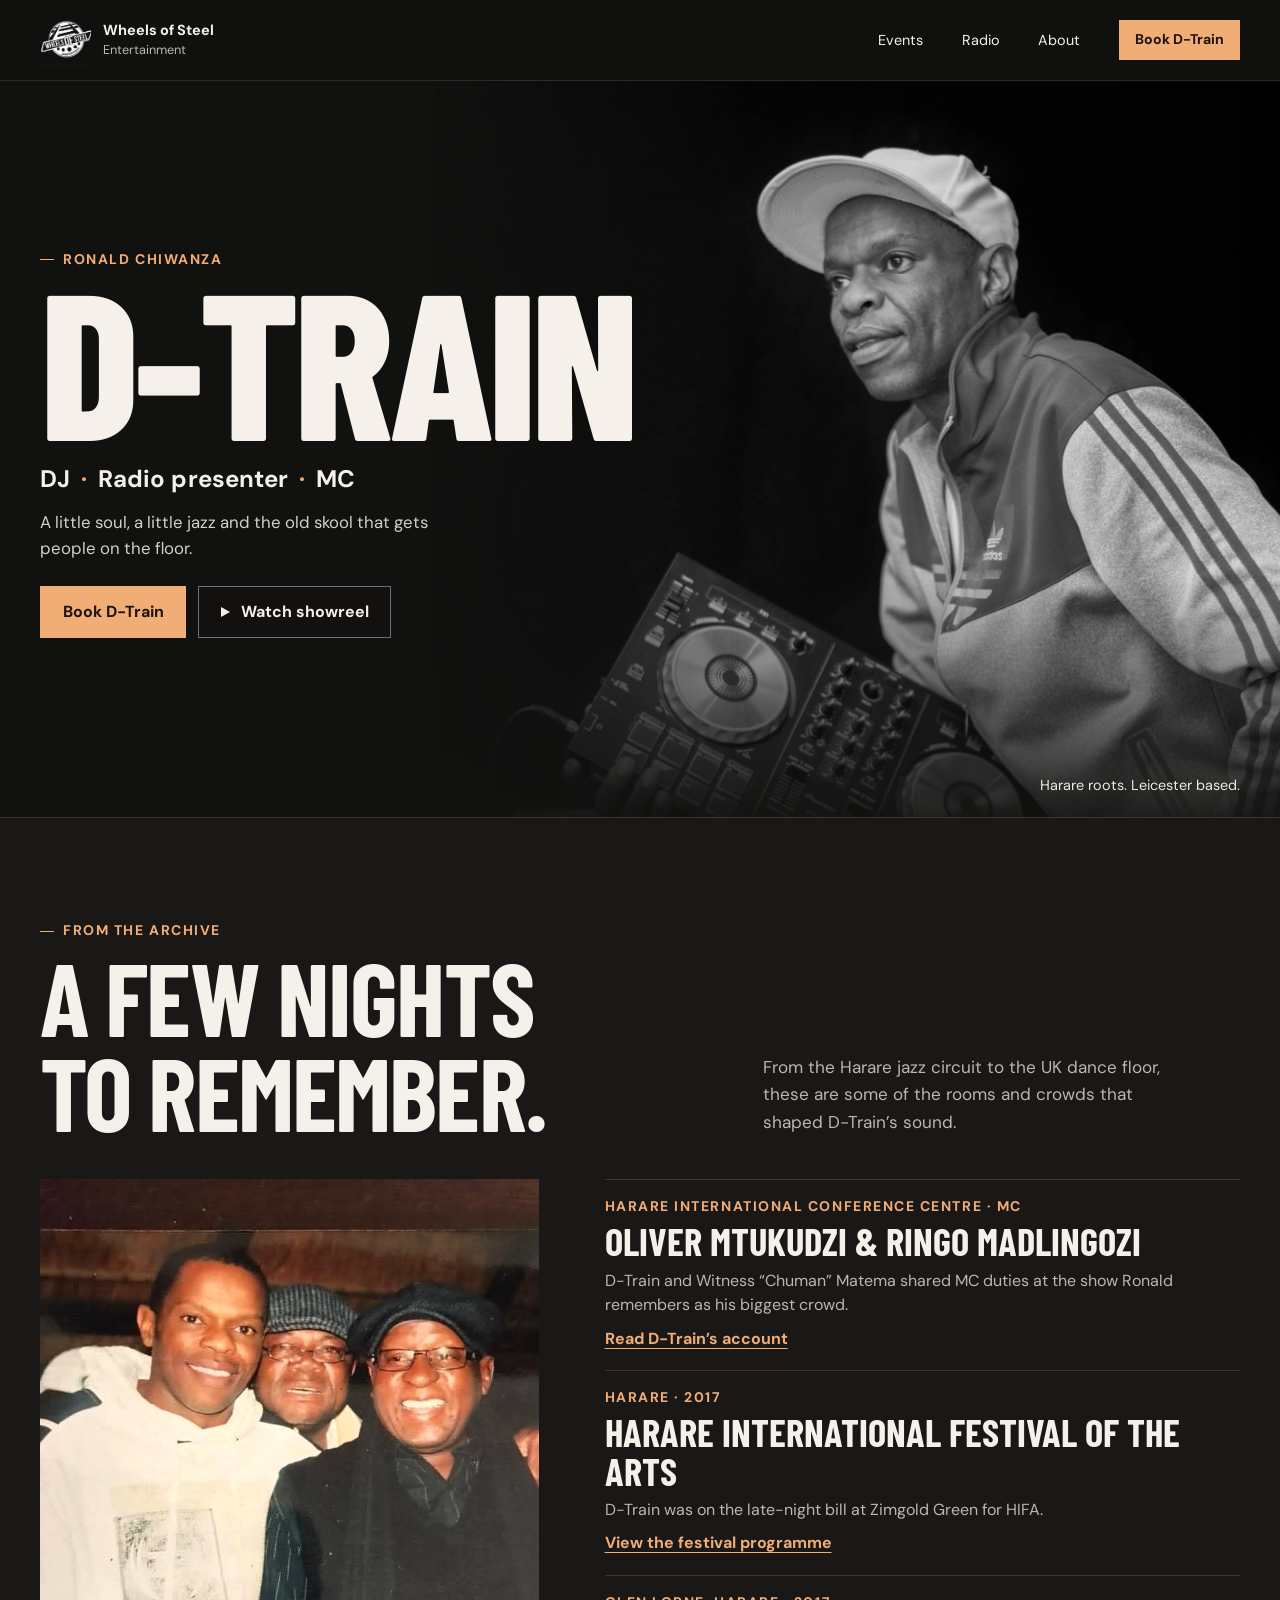
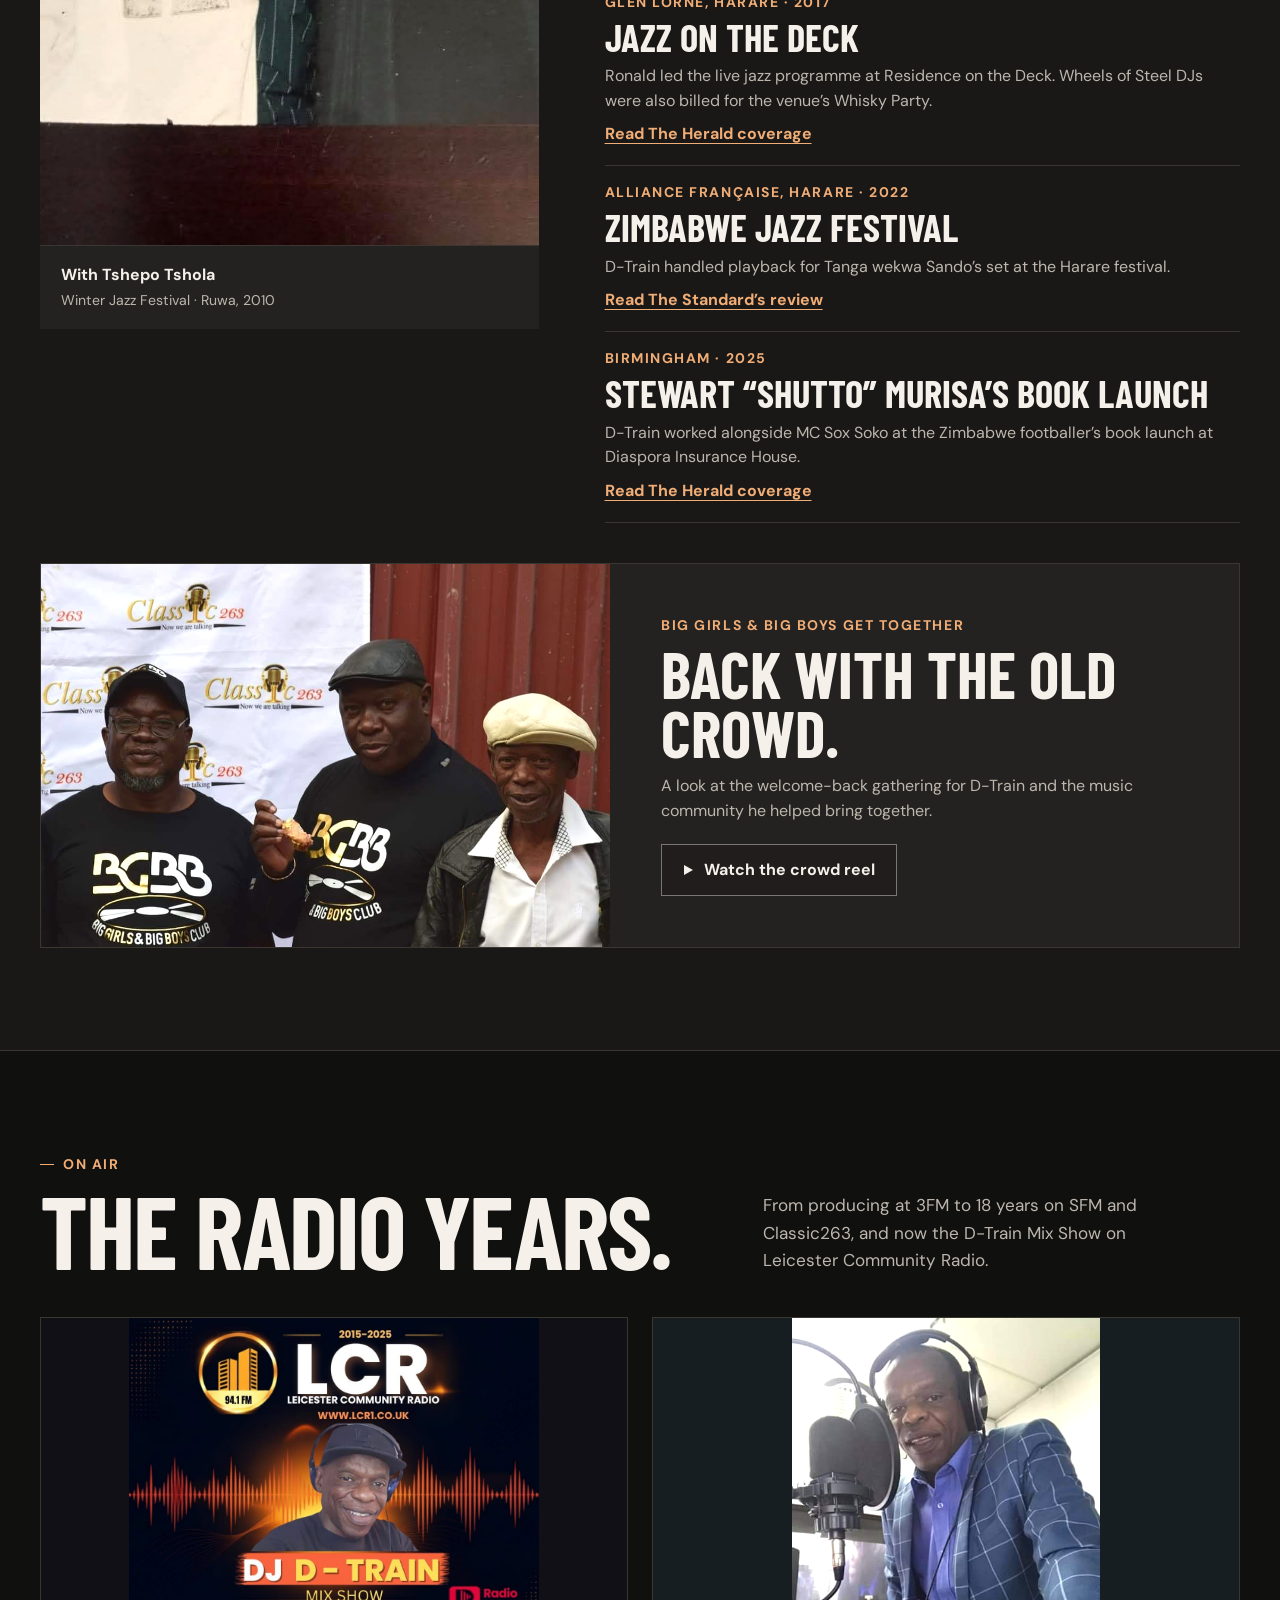
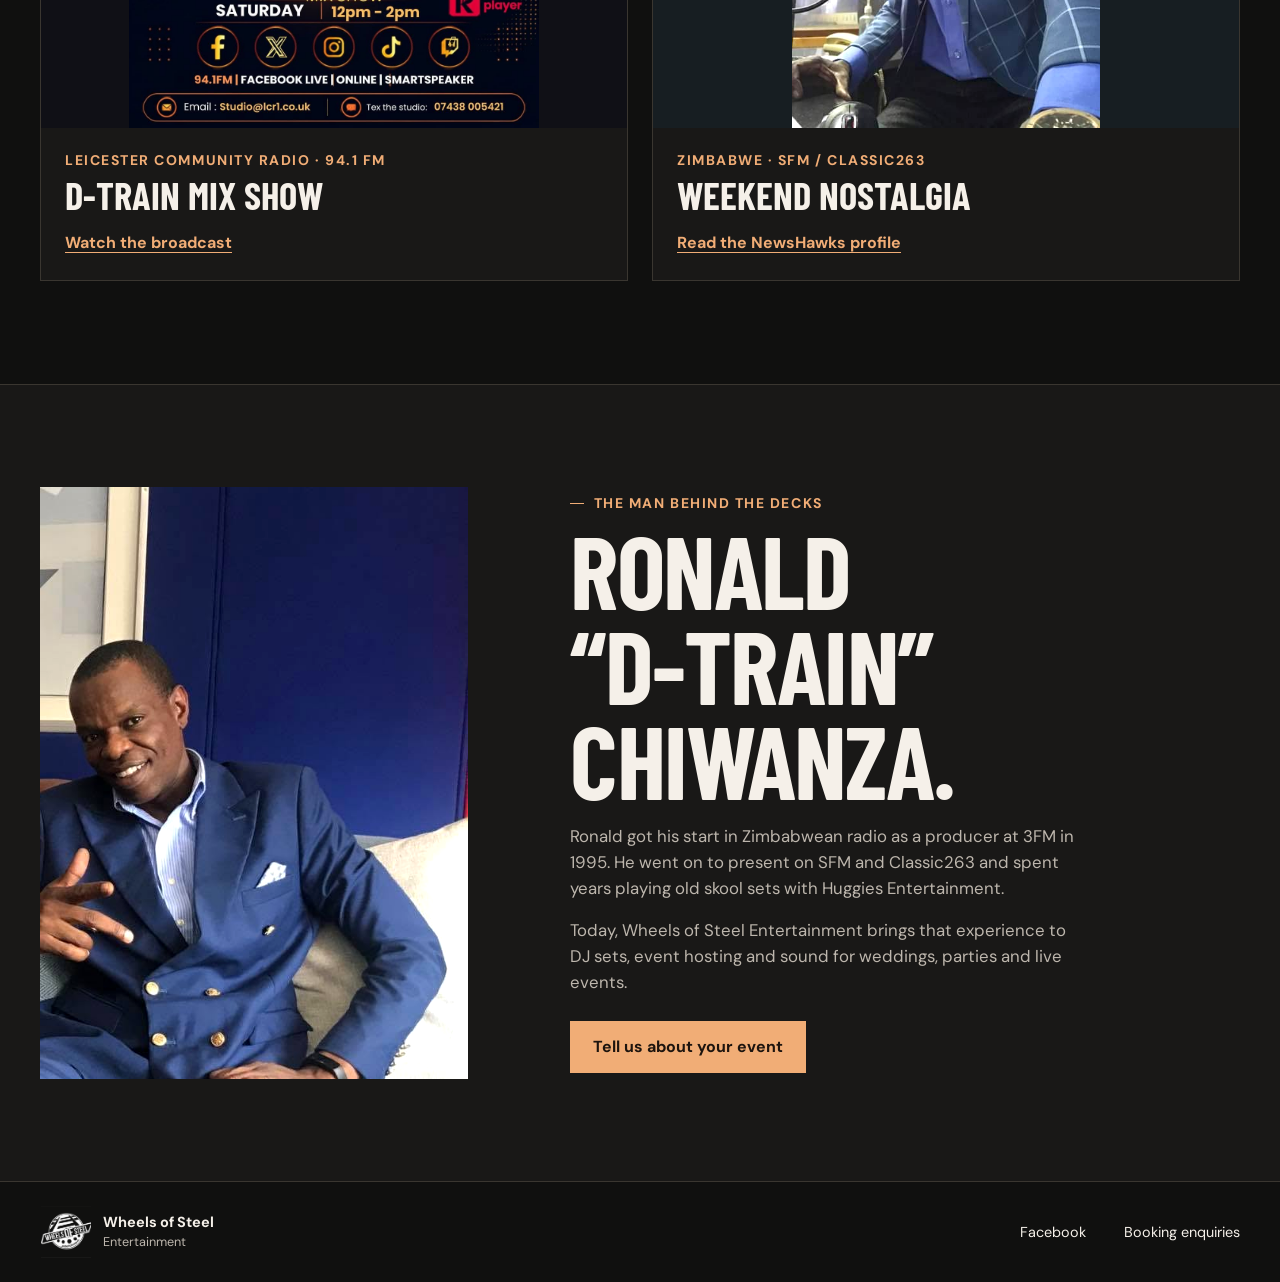
<file: index.html>
<!doctype html>
<html lang="en-GB">
<head>
  <meta charset="utf-8">
  <meta name="viewport" content="width=device-width, initial-scale=1">
  <meta name="theme-color" content="#10100f">
  <meta name="description" content="Book Ronald ‘D-Train’ Chiwanza. Wheels of Steel Entertainment provides DJ sets, event MC services and sound, with roots in Zimbabwean radio and live music.">
  <title>Wheels of Steel Entertainment | D-Train</title>
  <link rel="icon" href="assets/wheels-of-steel.png">
  <link rel="stylesheet" href="assets/site.css">
  <script src="assets/site.js" defer></script>
</head>
<body>
  <a class="skip-link" href="#main">Skip to content</a>

  <dialog class="intro" id="brand-intro" aria-label="Wheels of Steel Entertainment introduction">
    <div class="intro-stage" aria-hidden="true">
      <div class="intro-light"></div>
      <div class="intro-mark">
        <span class="intro-layer intro-chroma intro-red"></span>
        <span class="intro-layer intro-chroma intro-blue"></span>
        <span class="intro-layer intro-face"></span>
      </div>
    </div>
    <button class="intro-skip" type="button" data-close-intro>Skip intro</button>
  </dialog>

  <header class="site-header">
    <div class="shell header-inner">
      <a class="brand" href="./" aria-label="Wheels of Steel Entertainment home">
        <img src="assets/wheels-of-steel.png" width="52" height="52" alt="">
        <span>Wheels of Steel<span>Entertainment</span></span>
      </a>
      <button class="menu-button" type="button" aria-controls="main-nav" aria-expanded="false" hidden>Menu</button>
      <nav id="main-nav" class="main-nav" aria-label="Main navigation">
        <a href="#events">Events</a>
        <a href="#radio">Radio</a>
        <a href="#about">About</a>
        <a class="button button-small" href="enquiry/">Book D-Train</a>
      </nav>
    </div>
  </header>

  <main id="main">
    <section class="hero" aria-labelledby="hero-title">
      <div class="hero-media">
        <img class="hero-photo" src="assets/hero.jpg" width="1756" height="2199" fetchpriority="high" alt="D-Train in a cap and track jacket holding a DJ controller">
      </div>
      <div class="shell hero-layout">
        <div class="hero-content">
          <p class="eyebrow"><span></span> Ronald Chiwanza</p>
          <h1 id="hero-title">D-TRAIN</h1>
          <p class="hero-role">DJ <span>·</span> Radio presenter <span>·</span> MC</p>
          <p class="hero-copy">A little soul, a little jazz and the old skool that gets people on the floor.</p>
          <div class="actions">
            <a class="button" href="enquiry/">Book D-Train</a>
            <a class="button button-outline reel-link" data-video="showreel" href="assets/wheels-of-steel-showreel.mp4"><span class="play-icon" aria-hidden="true"></span> Watch showreel</a>
          </div>
        </div>
        <p class="hero-location">Harare roots. Leicester based.</p>
      </div>
    </section>

    <section class="section events" id="events" aria-labelledby="events-title">
      <div class="shell">
        <div class="section-top">
          <div>
            <p class="eyebrow"><span></span> From the archive</p>
            <h2 id="events-title">A few nights<br>to remember.</h2>
          </div>
          <p>From the Harare jazz circuit to the UK dance floor, these are some of the rooms and crowds that shaped D-Train’s sound.</p>
        </div>
        <div class="events-layout">
          <figure class="archive-photo">
            <img class="graded-photo" src="assets/winter-jazz.jpg" width="720" height="960" loading="lazy" alt="D-Train and Tshepo Tshola with a third person at Road House in Ruwa">
            <figcaption><strong>With Tshepo Tshola</strong><span>Winter Jazz Festival · Ruwa, 2010</span></figcaption>
          </figure>
          <div class="event-list">
            <article class="event">
              <p class="event-meta">Harare International Conference Centre · MC</p>
              <h3>Oliver Mtukudzi &amp; Ringo Madlingozi</h3>
              <p>D-Train and Witness “Chuman” Matema shared MC duties at the show Ronald remembers as his biggest crowd.</p>
              <a class="text-link" href="https://www.facebook.com/photo/?fbid=10222716158545409">Read D-Train’s account</a>
            </article>
            <article class="event">
              <p class="event-meta">Harare · 2017</p>
              <h3>Harare International Festival of the Arts</h3>
              <p>D-Train was on the late-night bill at Zimgold Green for HIFA.</p>
              <a class="text-link" href="https://www.pindula.co.zw/images/7/75/2017_HIFA_Programme.pdf">View the festival programme</a>
            </article>
            <article class="event">
              <p class="event-meta">Glen Lorne, Harare · 2017</p>
              <h3>Jazz on the Deck</h3>
              <p>Ronald led the live jazz programme at Residence on the Deck. Wheels of Steel DJs were also billed for the venue’s Whisky Party.</p>
              <a class="text-link" href="https://www.heraldonline.co.zw/jazz-invitation-goes-to-residence-on-the-deck/">Read The Herald coverage</a>
            </article>
            <article class="event">
              <p class="event-meta">Alliance Française, Harare · 2022</p>
              <h3>Zimbabwe Jazz Festival</h3>
              <p>D-Train handled playback for Tanga wekwa Sando’s set at the Harare festival.</p>
              <a class="text-link" href="https://www.newsday.co.zw/thestandard/standard-people/article/200003095/louis-mhlanga-caught-live-in-harare">Read The Standard’s review</a>
            </article>
            <article class="event">
              <p class="event-meta">Birmingham · 2025</p>
              <h3>Stewart “Shutto” Murisa’s book launch</h3>
              <p>D-Train worked alongside MC Sox Soko at the Zimbabwe footballer’s book launch at Diaspora Insurance House.</p>
              <a class="text-link" href="https://www.heraldonline.co.zw/legendary-shutto-unveils-shares-his-untold-story-shutto-breaks-down-during-book-launch/">Read The Herald coverage</a>
            </article>
          </div>
        </div>
        <div class="crowd-feature">
          <img class="graded-photo" src="assets/reunion.jpg" width="1081" height="720" alt="Attendees at a Big Girls and Big Boys reunion in front of a Classic263 backdrop" loading="lazy">
          <div>
            <p class="event-meta">Big Girls &amp; Big Boys Get Together</p>
            <h3>Back with the old crowd.</h3>
            <p>A look at the welcome-back gathering for D-Train and the music community he helped bring together.</p>
            <a class="button button-outline reel-link" data-video="crowd" href="assets/welcome-back.mp4"><span class="play-icon" aria-hidden="true"></span> Watch the crowd reel</a>
          </div>
        </div>
      </div>
    </section>

    <section class="section radio" id="radio" aria-labelledby="radio-title">
      <div class="shell">
        <div class="section-top">
          <div>
            <p class="eyebrow"><span></span> On air</p>
            <h2 id="radio-title">The radio years.</h2>
          </div>
          <p>From producing at 3FM to 18 years on SFM and Classic263, and now the D-Train Mix Show on Leicester Community Radio.</p>
        </div>
        <div class="radio-layout">
          <article class="radio-card">
            <img src="assets/leicester-radio.jpg" width="1080" height="1080" loading="lazy" alt="D-Train in headphones on the Leicester Community Radio Mix Show artwork">
            <div class="radio-card-copy">
              <p class="event-meta">Leicester Community Radio · 94.1 FM</p>
              <h3>D-Train Mix Show</h3>
              <a class="text-link" href="https://www.facebook.com/leiccomradio/videos/1651394653444983/">Watch the broadcast</a>
            </div>
          </article>
          <article class="radio-card studio-card">
            <img class="graded-photo" src="assets/studio-portrait.jpg" width="480" height="640" loading="lazy" alt="D-Train wearing headphones and a checked blue jacket at the radio mic">
            <div class="radio-card-copy">
              <p class="event-meta">Zimbabwe · SFM / Classic263</p>
              <h3>Weekend Nostalgia</h3>
              <a class="text-link" href="https://thenewshawks.com/top-dj-d-train-leaves-radio-after-nearly-two-decades-on-the-airwaves/">Read the NewsHawks profile</a>
            </div>
          </article>
        </div>
      </div>
    </section>

    <section class="section about" id="about" aria-labelledby="about-title">
      <div class="shell about-layout">
        <img class="graded-photo about-photo" src="assets/ronald-portrait.jpg" width="540" height="960" alt="Ronald Chiwanza seated in a blue suit" loading="lazy">
        <div class="about-copy">
          <p class="eyebrow"><span></span> The man behind the decks</p>
          <h2 id="about-title">Ronald<br>“D-Train”<br>Chiwanza.</h2>
          <p>Ronald got his start in Zimbabwean radio as a producer at 3FM in 1995. He went on to present on SFM and Classic263 and spent years playing old skool sets with Huggies Entertainment.</p>
          <p>Today, Wheels of Steel Entertainment brings that experience to DJ sets, event hosting and sound for weddings, parties and live events.</p>
          <a class="button" href="enquiry/">Tell us about your event</a>
        </div>
      </div>
    </section>
  </main>

  <footer class="site-footer">
    <div class="shell footer-inner">
      <a class="brand" href="./" aria-label="Wheels of Steel Entertainment home">
        <img src="assets/wheels-of-steel.png" width="52" height="52" alt="">
        <span>Wheels of Steel<span>Entertainment</span></span>
      </a>
      <nav aria-label="Footer navigation">
        <a href="https://www.facebook.com/profile.php?id=100075962925467">Facebook</a>
        <a href="enquiry/">Booking enquiries</a>
      </nav>
    </div>
  </footer>

  <dialog class="video-dialog" id="video-dialog" aria-labelledby="video-title">
    <div class="video-dialog-header">
      <h2 id="video-title">Showreel</h2>
      <button type="button" class="close-button" data-close-video aria-label="Close video">×</button>
    </div>
    <video controls playsinline preload="metadata"></video>
  </dialog>
</body>
</html>
</file>
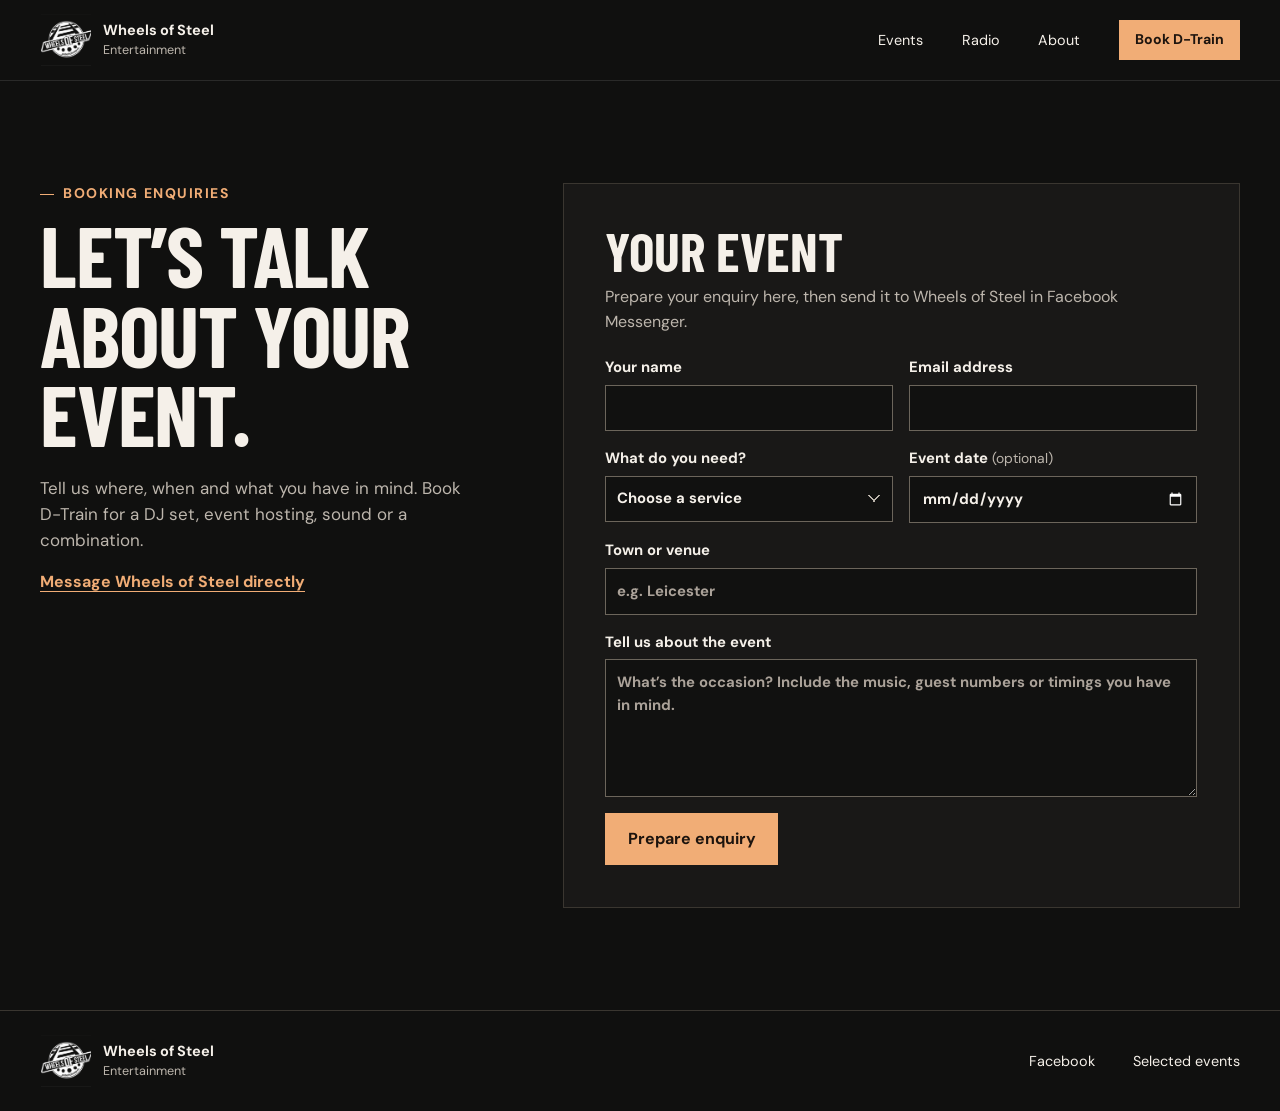
<file: enquiry/index.html>
<!doctype html>
<html lang="en-GB">
<head>
  <meta charset="utf-8">
  <meta name="viewport" content="width=device-width, initial-scale=1">
  <meta name="theme-color" content="#10100f">
  <meta name="description" content="Enquire about D-Train DJ sets, MC services and event sound with Wheels of Steel Entertainment.">
  <title>Booking enquiries | Wheels of Steel Entertainment</title>
  <link rel="icon" href="../assets/wheels-of-steel.png">
  <link rel="stylesheet" href="../assets/site.css">
  <script src="../assets/site.js" defer></script>
</head>
<body class="enquiry-page">
  <a class="skip-link" href="#main">Skip to content</a>
  <header class="site-header">
    <div class="shell header-inner">
      <a class="brand" href="../" aria-label="Wheels of Steel Entertainment home">
        <img src="../assets/wheels-of-steel.png" width="52" height="52" alt="">
        <span>Wheels of Steel<span>Entertainment</span></span>
      </a>
      <button class="menu-button" type="button" aria-controls="main-nav" aria-expanded="false" hidden>Menu</button>
      <nav id="main-nav" class="main-nav" aria-label="Main navigation">
        <a href="../#events">Events</a>
        <a href="../#radio">Radio</a>
        <a href="../#about">About</a>
        <a class="button button-small" href="./" aria-current="page">Book D-Train</a>
      </nav>
    </div>
  </header>

  <main id="main" class="shell enquiry-layout">
    <div class="enquiry-intro">
      <p class="eyebrow"><span></span> Booking enquiries</p>
      <h1>Let’s talk<br>about your<br>event.</h1>
      <p>Tell us where, when and what you have in mind. Book D-Train for a DJ set, event hosting, sound or a combination.</p>
      <a class="text-link" href="https://www.facebook.com/messages/t/100075962925467/" target="_blank" rel="noopener">Message Wheels of Steel directly</a>
    </div>

    <section class="form-panel" aria-labelledby="booking-title">
      <h2 id="booking-title">Your event</h2>
      <p class="form-note">Prepare your enquiry here, then send it to Wheels of Steel in Facebook Messenger.</p>
      <noscript><p>Use the direct message link to send your event details.</p></noscript>
      <form id="enquiry-form" hidden>
        <div class="form-grid">
          <label>Your name <input name="name" autocomplete="name" required maxlength="100"></label>
          <label>Email address <input name="email" type="email" autocomplete="email" required maxlength="160"></label>
          <label>What do you need?
            <select name="service" required>
              <option value="">Choose a service</option>
              <option value="dj">DJ set</option>
              <option value="mc">Event MC</option>
              <option value="sound">Event sound</option>
              <option value="multiple">A combination</option>
              <option value="other">Something else</option>
            </select>
          </label>
          <label>Event date <span class="optional">(optional)</span><input name="date" type="date"></label>
        </div>
        <label>Town or venue <input name="venue" placeholder="e.g. Leicester" required maxlength="160"></label>
        <label>Tell us about the event <textarea name="details" rows="5" placeholder="What’s the occasion? Include the music, guest numbers or timings you have in mind." required maxlength="2500"></textarea></label>
        <button class="button" type="submit">Prepare enquiry</button>
      </form>
      <section class="prepared" id="prepared-enquiry" aria-labelledby="prepared-title" hidden>
        <h3 id="prepared-title" tabindex="-1">Your message is ready</h3>
        <p>Copy the message, then paste and send it in Messenger.</p>
        <label class="visually-hidden" for="message">Prepared enquiry</label>
        <textarea id="message" rows="8" readonly></textarea>
        <div class="actions">
          <button class="button button-outline" type="button" id="copy-message">Copy message</button>
          <a class="button" href="https://www.facebook.com/messages/t/100075962925467/" target="_blank" rel="noopener">Open Messenger</a>
        </div>
        <p class="form-status" id="copy-status" role="status"></p>
      </section>
    </section>
  </main>

  <footer class="site-footer">
    <div class="shell footer-inner">
      <a class="brand" href="../" aria-label="Wheels of Steel Entertainment home">
        <img src="../assets/wheels-of-steel.png" width="52" height="52" alt="">
        <span>Wheels of Steel<span>Entertainment</span></span>
      </a>
      <nav aria-label="Footer navigation">
        <a href="https://www.facebook.com/profile.php?id=100075962925467">Facebook</a>
        <a href="../#events">Selected events</a>
      </nav>
    </div>
  </footer>
</body>
</html>
</file>
<file: assets/site.css>
@font-face { font-family: "Barlow Condensed"; src: url("barlow-condensed-700.ttf") format("truetype"); font-weight: 700; font-style: normal; font-display: swap; }
@font-face { font-family: "Barlow Condensed"; src: url("barlow-condensed-800.ttf") format("truetype"); font-weight: 800; font-style: normal; font-display: swap; }
@font-face { font-family: "DM Sans"; src: url("dm-sans-400.ttf") format("truetype"); font-weight: 400; font-style: normal; font-display: swap; }
@font-face { font-family: "DM Sans"; src: url("dm-sans-700.ttf") format("truetype"); font-weight: 700; font-style: normal; font-display: swap; }

:root {
  color-scheme: dark;
  --black: #10100f;
  --surface: #191817;
  --raised: #242220;
  --paper: #f5f0e9;
  --muted: #bdb6ad;
  --bright-muted: #d5cfc7;
  --gold: #f1ad76;
  --gold-hover: #ffd0a8;
  --line: #3a3630;
  --display: "Barlow Condensed", "Arial Narrow", Impact, sans-serif;
  --body: "DM Sans", system-ui, sans-serif;
}
* { box-sizing: border-box; }
html { scroll-behavior: smooth; scroll-padding-top: 5.5rem; }
body { margin: 0; background: var(--black); color: var(--paper); font: 1rem/1.55 var(--body); }
img, video { display: block; max-width: 100%; }
a { color: inherit; text-underline-offset: .24em; }
button, input, select, textarea { font: inherit; }
button { cursor: pointer; }
button:focus-visible, a:focus-visible, input:focus-visible, select:focus-visible, textarea:focus-visible {
  outline: 2px solid var(--gold-hover); outline-offset: 4px;
}
[hidden] { display: none !important; }
p, h1, h2, h3, figure { margin: 0; }
h1, h2, h3 { line-height: .93; font-weight: 700; }
h1, h2, .event h3, .crowd-feature h3, .radio-card h3 {
  font-family: var(--display); text-transform: uppercase;
}
.shell { width: min(100% - 5rem, 78rem); margin-inline: auto; }
.skip-link {
  position: fixed; inset: .8rem auto auto .8rem; z-index: 20; transform: translateY(-160%);
  background: var(--paper); color: var(--black); padding: .8rem 1rem;
}
.skip-link:focus { transform: none; }
.visually-hidden {
  position: absolute; width: 1px; height: 1px; overflow: hidden;
  clip-path: inset(50%); white-space: nowrap;
}

.site-header { position: sticky; top: 0; z-index: 5; border-bottom: 1px solid #ffffff1c; background: #111110f7; }
.header-inner, .footer-inner { display: flex; align-items: center; justify-content: space-between; gap: 1.5rem; }
.header-inner { min-height: 5rem; }
.brand { display: inline-flex; align-items: center; gap: .7rem; flex: none; font-size: .91rem; font-weight: 700; line-height: 1.15; text-decoration: none; }
.brand img { width: 3.25rem; height: 3.25rem; object-fit: contain; mix-blend-mode: screen; }
.brand span span { display: block; margin-top: .18rem; color: var(--muted); font-size: .79rem; font-weight: 500; }
.main-nav, .footer-inner nav { display: flex; align-items: center; gap: clamp(1rem, 3vw, 2.8rem); }
.main-nav > a:not(.button), .footer-inner nav a { font-size: .9rem; text-decoration: none; }
.main-nav > a:not(.button):hover, .footer-inner nav a:hover { color: var(--gold); }
.button {
  display: inline-flex; align-items: center; justify-content: center; gap: .68rem; min-height: 3.25rem; padding: .75rem 1.35rem;
  border: 1px solid var(--gold); color: #1d140e; background: var(--gold); font-weight: 700; line-height: 1.35; text-decoration: none;
  transition: background .2s ease, border-color .2s ease, color .2s ease;
}
.button:hover { background: var(--gold-hover); border-color: var(--gold-hover); }
.button-small { min-height: 2.55rem; padding: .5rem .95rem; font-size: .88rem; }
.button-outline { border-color: #ffffff65; background: #14131242; color: var(--paper); }
.button-outline:hover { color: var(--paper); background: #292521; border-color: var(--paper); }
.actions { display: flex; gap: .75rem; align-items: center; flex-wrap: wrap; }
.play-icon { width: 0; height: 0; border-block: .34rem solid transparent; border-left: .58rem solid currentColor; }
.menu-button { display: none; color: var(--paper); background: transparent; border: 1px solid var(--line); min-height: 2.75rem; padding: .45rem .75rem; }

.hero {
  position: relative; isolation: isolate; overflow: hidden;
  min-height: min(46rem, calc(100svh - 5rem)); background: #111110;
}
.hero-media { position: absolute; inset: 0 0 0 34%; z-index: -2; background: #1d1c1a; }
.hero-photo { width: 100%; height: 100%; object-fit: cover; object-position: center 10%; filter: contrast(1.035) brightness(1.035); }
.hero::after {
  content: ""; position: absolute; z-index: -1; inset: 0;
  background: linear-gradient(90deg, #111110 3%, #111110 25%, #111110db 36%, #11111040 57%, #11111012 100%),
    linear-gradient(0deg, #111110ed, transparent 33%);
}
.hero-layout { min-height: inherit; display: grid; align-items: center; position: relative; padding-block: 4.8rem 5.5rem; }
.hero-content { max-width: 44rem; }
.eyebrow, .event-meta {
  display: flex; align-items: center; gap: .6rem; color: var(--gold);
  text-transform: uppercase; letter-spacing: .11em; font-size: .875rem; font-weight: 700;
}
.eyebrow > span { flex: 0 0 .85rem; height: 1px; background: currentColor; }
.hero h1 { font-size: clamp(7.2rem, 16.2vw, 15rem); font-weight: 800; letter-spacing: -.027em; line-height: .78; margin: .48rem 0 1.25rem; }
.hero-role { font-size: clamp(1.08rem, 2vw, 1.5rem); font-weight: 700; letter-spacing: .005em; }
.hero-role span { color: var(--gold); padding-inline: .19em; }
.hero-copy { margin-block: .75rem 1.55rem; max-width: 25rem; color: var(--bright-muted); font-size: 1.05rem; }
.hero-location { position: absolute; bottom: 1.3rem; right: 0; font-size: .9rem; color: #eee9e2; }
.graded-photo { filter: saturate(1.025) contrast(1.035) brightness(1.035); }

.section { padding-block: clamp(4rem, 8vw, 7rem); border-top: 1px solid var(--line); }
.section-top { display: grid; grid-template-columns: 1.45fr 1fr; gap: 2rem; align-items: end; margin-bottom: 2.5rem; }
.section h2 { font-size: clamp(3.9rem, 8vw, 7.4rem); letter-spacing: -.018em; margin-top: .42rem; }
.section-top > p { max-width: 27rem; color: var(--muted); font-size: 1.07rem; line-height: 1.6; padding-bottom: .2rem; }
.events { background: var(--surface); }
.events-layout { display: grid; grid-template-columns: .88fr 1.12fr; gap: clamp(1.5rem, 5.1vw, 5.5rem); align-items: start; }
.archive-photo { position: relative; isolation: isolate; background: var(--raised); overflow: hidden; }
.archive-photo img { width: 100%; height: auto; }
.archive-photo figcaption { display: grid; gap: .16rem; padding: 1.05rem 1.3rem; border-top: 1px solid var(--line); }
.archive-photo figcaption span { color: var(--muted); font-size: .88rem; }
.event { padding-block: 1rem 1.15rem; border-top: 1px solid var(--line); }
.event:last-child { border-bottom: 1px solid var(--line); }
.event h3, .radio-card h3 { font-size: clamp(1.95rem, 3vw, 3rem); line-height: 1; margin: .28rem 0 .48rem; }
.event > p:not(.event-meta), .crowd-feature p:not(.event-meta), .about-copy > p:not(.eyebrow) { color: var(--muted); }
.event .text-link, .radio-card .text-link { margin-top: .55rem; }
.text-link { display: inline-block; color: var(--gold); font-weight: 700; text-decoration-thickness: 1px; }
.text-link:hover { color: var(--gold-hover); }
.crowd-feature {
  margin-top: 2.5rem; display: grid; grid-template-columns: .95fr 1.05fr; align-items: center;
  background: var(--raised); border: 1px solid var(--line);
}
.crowd-feature img { height: 100%; min-height: 16rem; width: 100%; object-fit: cover; }
.crowd-feature > div { padding: clamp(1.3rem, 4vw, 3.7rem); }
.crowd-feature h3 { font-size: clamp(2.5rem, 5vw, 4.25rem); margin: .42rem 0 .72rem; }
.crowd-feature .button { margin-top: 1.25rem; }

.radio-layout { display: grid; grid-template-columns: 1fr 1fr; gap: 1.5rem; }
.radio-card { background: var(--surface); border: 1px solid var(--line); min-width: 0; }
.radio-card img { height: clamp(13rem, 32vw, 28rem); width: 100%; object-fit: contain; background: #101016; }
.studio-card img { object-fit: contain; background: #1a2024; }
.radio-card-copy { padding: 1.35rem 1.5rem 1.55rem; }
.about { background: var(--surface); }
.about-layout { display: grid; grid-template-columns: minmax(0, .78fr) minmax(0, 1.22fr); gap: clamp(2rem, 8vw, 8rem); align-items: center; }
.about-photo { width: 100%; max-height: 37rem; height: auto; object-fit: cover; object-position: 50% 64%; }
.about-copy > p:not(.eyebrow) { max-width: 32rem; margin: 1rem 0 0; font-size: 1.05rem; }
.about-copy .button { margin-top: 1.6rem; }
.site-footer { border-top: 1px solid var(--line); padding-block: 1.5rem; }

.intro {
  position: fixed; width: 100%; height: 100%; max-width: none; max-height: none; margin: 0;
  padding: 0; border: 0; background: #050505; color: var(--paper); overflow: hidden; inset: 0;
}
.intro[open] { animation: intro-out .45s ease 2.19s forwards; }
.intro::backdrop { background: #050505; }
.intro[open]::backdrop { animation: intro-out .45s ease 2.19s forwards; }
.intro-stage { height: 100%; display: grid; place-items: center; position: relative; perspective: 74rem; }
.intro-mark { position: relative; isolation: isolate; width: clamp(12rem, 32vw, 25rem); aspect-ratio: 1; mix-blend-mode: screen; }
.intro[open] .intro-mark { animation: brand-arrive 2.3s cubic-bezier(.18,.82,.26,1) both; }
.intro-layer {
  position: absolute; inset: 0; background: #fff;
  mask: url("wheels-of-steel.png") center / contain no-repeat;
  mask-mode: luminance;
  clip-path: inset(2% 0 2%);
}
.intro-chroma { opacity: 0; mix-blend-mode: screen; }
.intro-red { background: #f67c43; }
.intro-blue { background: #55c9ff; }
.intro[open] .intro-red { animation: red-separate 1.38s .12s both; }
.intro[open] .intro-blue { animation: blue-separate 1.38s .12s both; }
.intro[open] .intro-face { animation: brand-focus 1.65s both; }
.intro-light { position: absolute; inset: 0; background: radial-gradient(ellipse at center, #f5cc8d48, #38666824 19%, transparent 43%); opacity: 0; mix-blend-mode: screen; }
.intro[open] .intro-light { animation: light-sweep 1.65s .08s both; }
.intro-skip { position: absolute; right: 1.4rem; bottom: 1.4rem; color: var(--paper); background: #111; border: 1px solid #908c85; padding: .55rem .85rem; }
@keyframes brand-arrive { 0% { opacity: 0; transform: rotateY(-60deg) scale(.55); } 18% { opacity: .86; } 58% { transform: rotateY(3deg) scale(1.015); } 100% { opacity: 1; transform: rotateY(0) scale(1); } }
@keyframes brand-focus { 0% { filter: blur(12px) brightness(3.2); } 30% { filter: blur(3px) brightness(1.45); } 100% { filter: none; } }
@keyframes red-separate { 0%, 100% { opacity: 0; transform: translateX(0); } 24% { opacity: .7; transform: translateX(-1.4rem); } }
@keyframes blue-separate { 0%, 100% { opacity: 0; transform: translateX(0); } 24% { opacity: .7; transform: translateX(1.5rem); } }
@keyframes light-sweep { 0%, 100% { opacity: 0; } 39% { opacity: .7; } }
@keyframes intro-out { to { opacity: 0; } }

.video-dialog { width: min(94vw, 58rem); max-height: calc(100svh - 2rem); padding: 0; color: var(--paper); background: #100f0e; border: 1px solid #5e544a; }
.video-dialog::backdrop { background-color: #000d; }
.video-dialog-header { display: flex; align-items: center; justify-content: space-between; gap: 1rem; padding: .55rem 1rem; border-bottom: 1px solid var(--line); }
.video-dialog h2 { font: 700 1.1rem/1.25 var(--body); text-transform: none; }
.close-button { font-size: 1.8rem; line-height: 1; min-width: 2.7rem; min-height: 2.7rem; color: var(--paper); border: 0; background: transparent; }
.video-dialog video { width: 100%; height: min(70svh, 40rem); background: #000; object-fit: contain; filter: contrast(1.025) saturate(1.025) brightness(1.025); }

.enquiry-layout { display: grid; grid-template-columns: .78fr 1.22fr; gap: clamp(2rem, 7vw, 7rem); padding-block: clamp(3rem, 8vw, 7rem); align-items: start; }
.enquiry-intro h1 { font-size: clamp(3.9rem, 6.7vw, 7.4rem); letter-spacing: -.014em; margin: .55rem 0 1.35rem; }
.enquiry-intro > p:not(.eyebrow) { color: var(--muted); max-width: 29rem; margin-bottom: 1rem; font-size: 1.06rem; }
.form-panel { padding: clamp(1.2rem, 3.4vw, 2.6rem); background: var(--surface); border: 1px solid var(--line); }
.form-panel h2 { font-size: clamp(2.35rem, 4.2vw, 3.6rem); margin-bottom: .55rem; }
.form-note, .prepared > p { color: var(--muted); margin-bottom: 1.35rem; }
.form-grid { display: grid; grid-template-columns: repeat(2, minmax(0, 1fr)); column-gap: 1rem; }
.form-panel label { display: block; min-width: 0; font-size: .93rem; font-weight: 700; margin-bottom: 1rem; }
.optional { color: var(--muted); font-weight: 400; font-size: .87rem; }
.form-panel input, .form-panel select, .form-panel textarea {
  display: block; min-width: 0; width: 100%; margin-top: .35rem; padding: .65rem .7rem;
  border: 1px solid #6c655b; border-radius: 0; background: #111110; color: var(--paper); min-height: 2.9rem;
}
.form-panel select { appearance: none; padding-right: 2rem; background: linear-gradient(45deg, transparent 48%, var(--muted) 49% 61%, transparent 62%) calc(100% - 1.06rem) center/.46rem .46rem no-repeat, linear-gradient(-45deg, transparent 48%, var(--muted) 49% 61%, transparent 62%) calc(100% - .76rem) center/.46rem .46rem no-repeat, #111110; }
.form-panel textarea { resize: vertical; }
.form-panel textarea::placeholder, .form-panel input::placeholder { color: #aba299; opacity: 1; }
.prepared { border-top: 1px solid var(--line); margin-top: 1.45rem; padding-top: 1.2rem; }
.prepared h3 { font-size: 1.17rem; margin-bottom: .46rem; }
.prepared .actions { margin-top: .9rem; }
.prepared .form-status { margin: .5rem 0 0; color: var(--gold); }
.form-status:empty { display: none; }

@media (max-width: 58rem) {
  .shell { width: calc(100% - 3rem); }
  .hero { min-height: min(39rem, calc(100svh - 5rem)); }
  .hero-media { inset-inline-start: 29%; }
  .hero h1 { font-size: clamp(7rem, 17vw, 11rem); }
}
@media (max-width: 52rem) {
  .enquiry-layout { grid-template-columns: 1fr; gap: 1.7rem; }
}
@media (max-width: 42rem) {
  html { scroll-padding-top: 5rem; }
  .shell { width: calc(100% - 2rem); }
  .header-inner { min-height: 4.35rem; flex-wrap: wrap; gap: .35rem; }
  .brand img { width: 2.9rem; height: 2.9rem; }
  .menu-button:not([hidden]) { display: inline-flex; align-items: center; }
  .menu-button:not([hidden])[aria-expanded="false"] + .main-nav { display: none; }
  .main-nav { justify-content: flex-start; flex-wrap: wrap; width: 100%; padding: .2rem 0 .9rem; gap: .35rem 1rem; }
  .main-nav > a { display: inline-flex; align-items: center; min-height: 2.75rem; }
  .hero { min-height: 40rem; min-height: min(45rem, max(40rem, calc(100svh - 4.35rem))); }
  .hero-media { inset: 0 0 10%; }
  .hero-photo { object-position: center 24%; }
  .hero::after { background: linear-gradient(0deg, #111110 5%, #111110ef 27%, #1111108a 48%, #11111012 70%); }
  .hero-layout { align-items: end; padding-block: 13rem 4.1rem; }
  .hero h1 { font-size: clamp(5.6rem, 23vw, 8.3rem); margin-bottom: 1.05rem; }
  .hero-role { font-size: 1rem; }
  .hero-copy { font-size: .98rem; margin-bottom: 1rem; }
  .hero-location { bottom: 1.1rem; right: auto; left: 0; }
  .actions .button { padding-inline: .9rem; }
  .section-top, .events-layout, .crowd-feature, .radio-layout, .about-layout, .enquiry-layout { grid-template-columns: 1fr; gap: 1.35rem; }
  .section-top { margin-bottom: 1.65rem; }
  .section h2 { font-size: clamp(3.5rem, 12vw, 5.9rem); }
  .archive-photo { max-width: 30rem; }
  .crowd-feature { gap: 0; }
  .crowd-feature img { aspect-ratio: 1.6; min-height: 0; }
  .radio-card img { height: auto; aspect-ratio: 1.25; }
  .about-photo { max-height: 30rem; object-position: 50% 58%; }
  .enquiry-intro h1 { font-size: clamp(3.8rem, 14.5vw, 6.1rem); }
  .footer-inner { align-items: flex-start; flex-direction: column; gap: .8rem; }
}
@media (max-width: 25rem) {
  .form-grid { grid-template-columns: 1fr; }
}
@media (prefers-reduced-motion: reduce) {
  *, *::before, *::after { scroll-behavior: auto !important; transition-duration: .01ms !important; animation-duration: .01ms !important; animation-delay: 0ms !important; }
}
</file>
